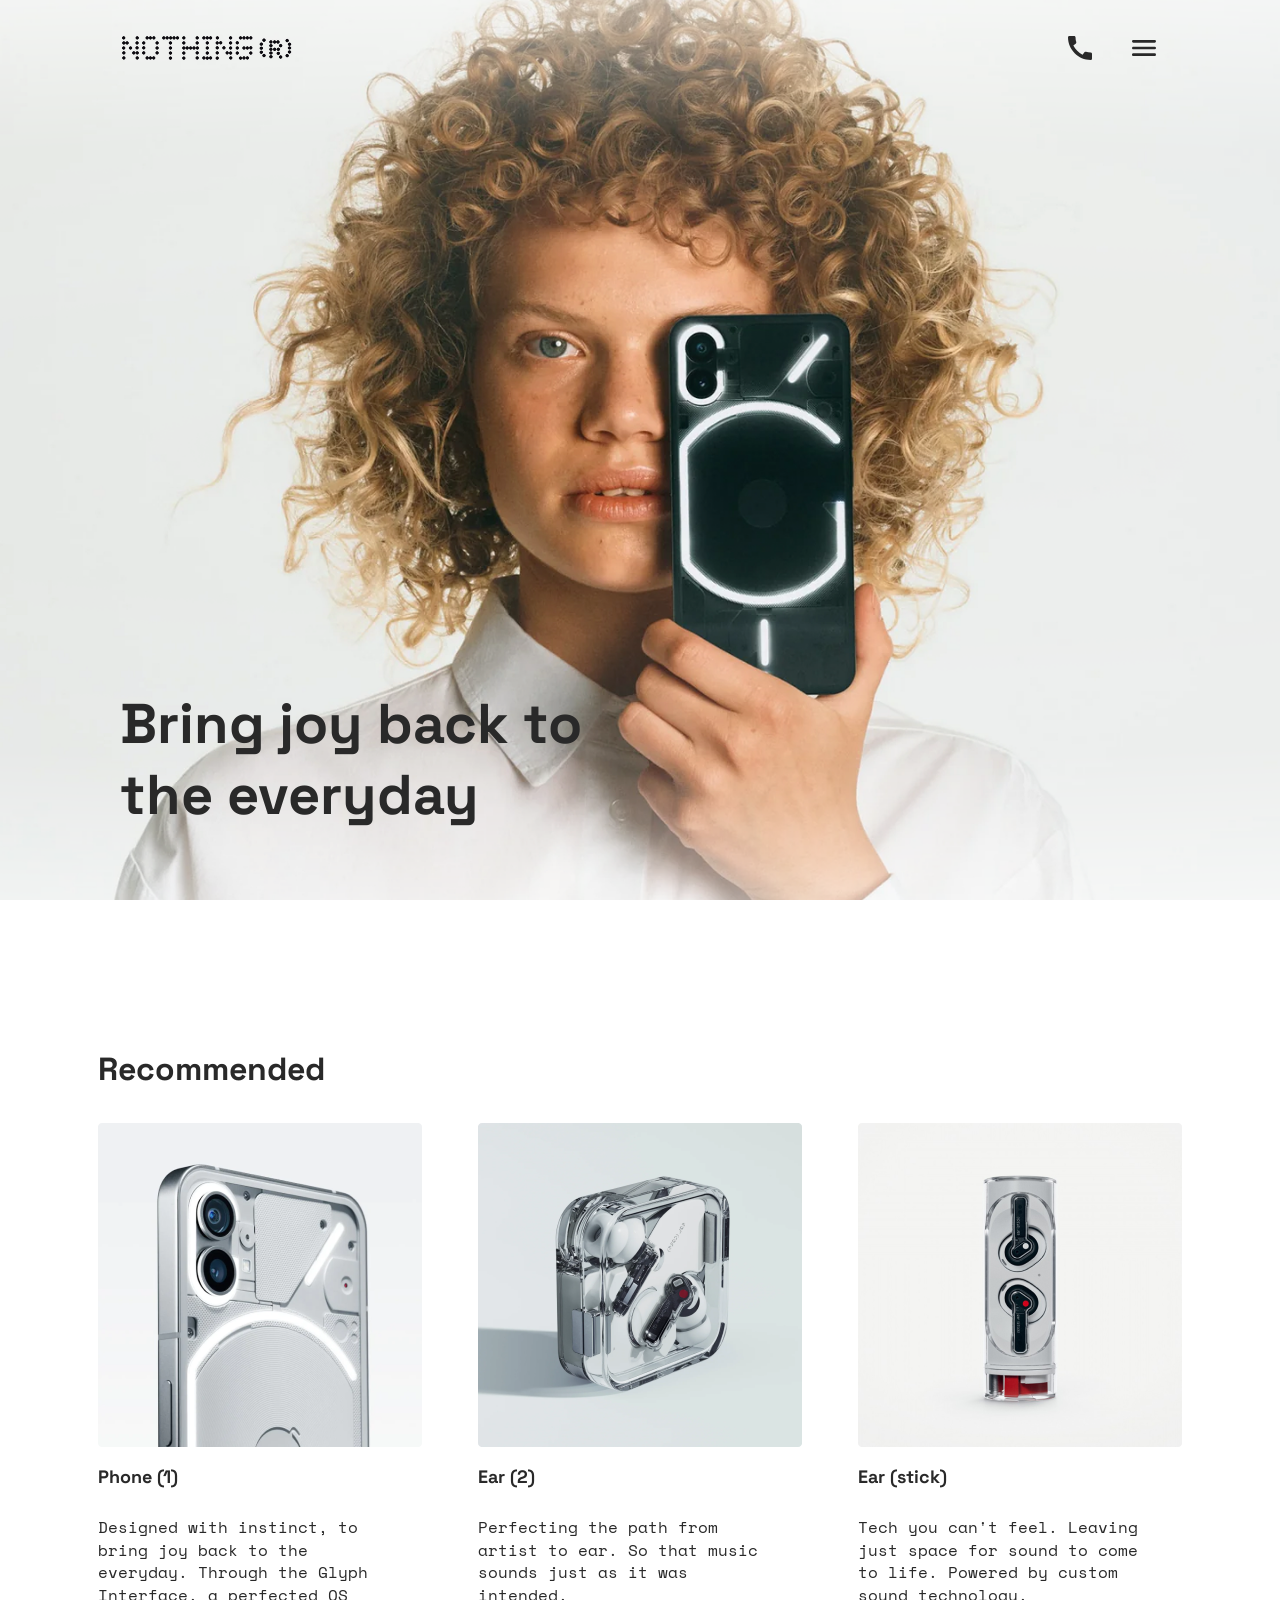
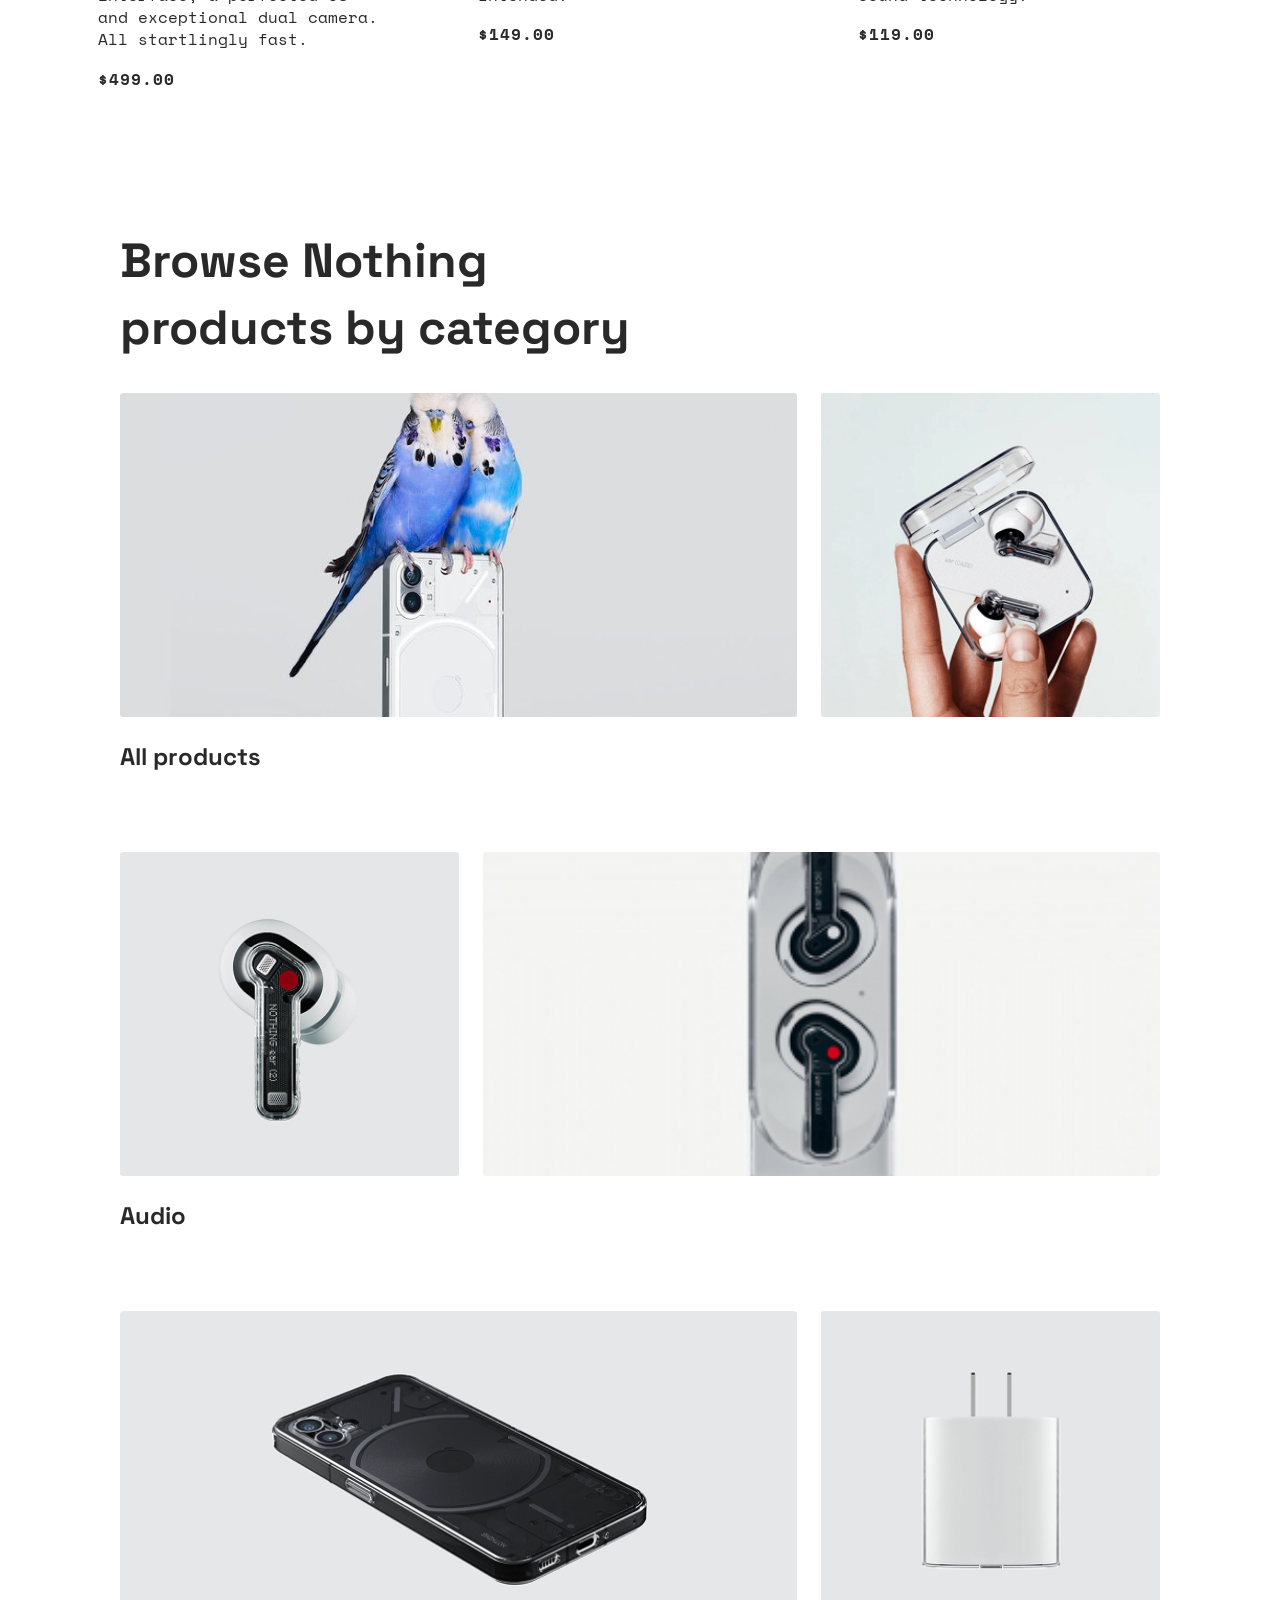
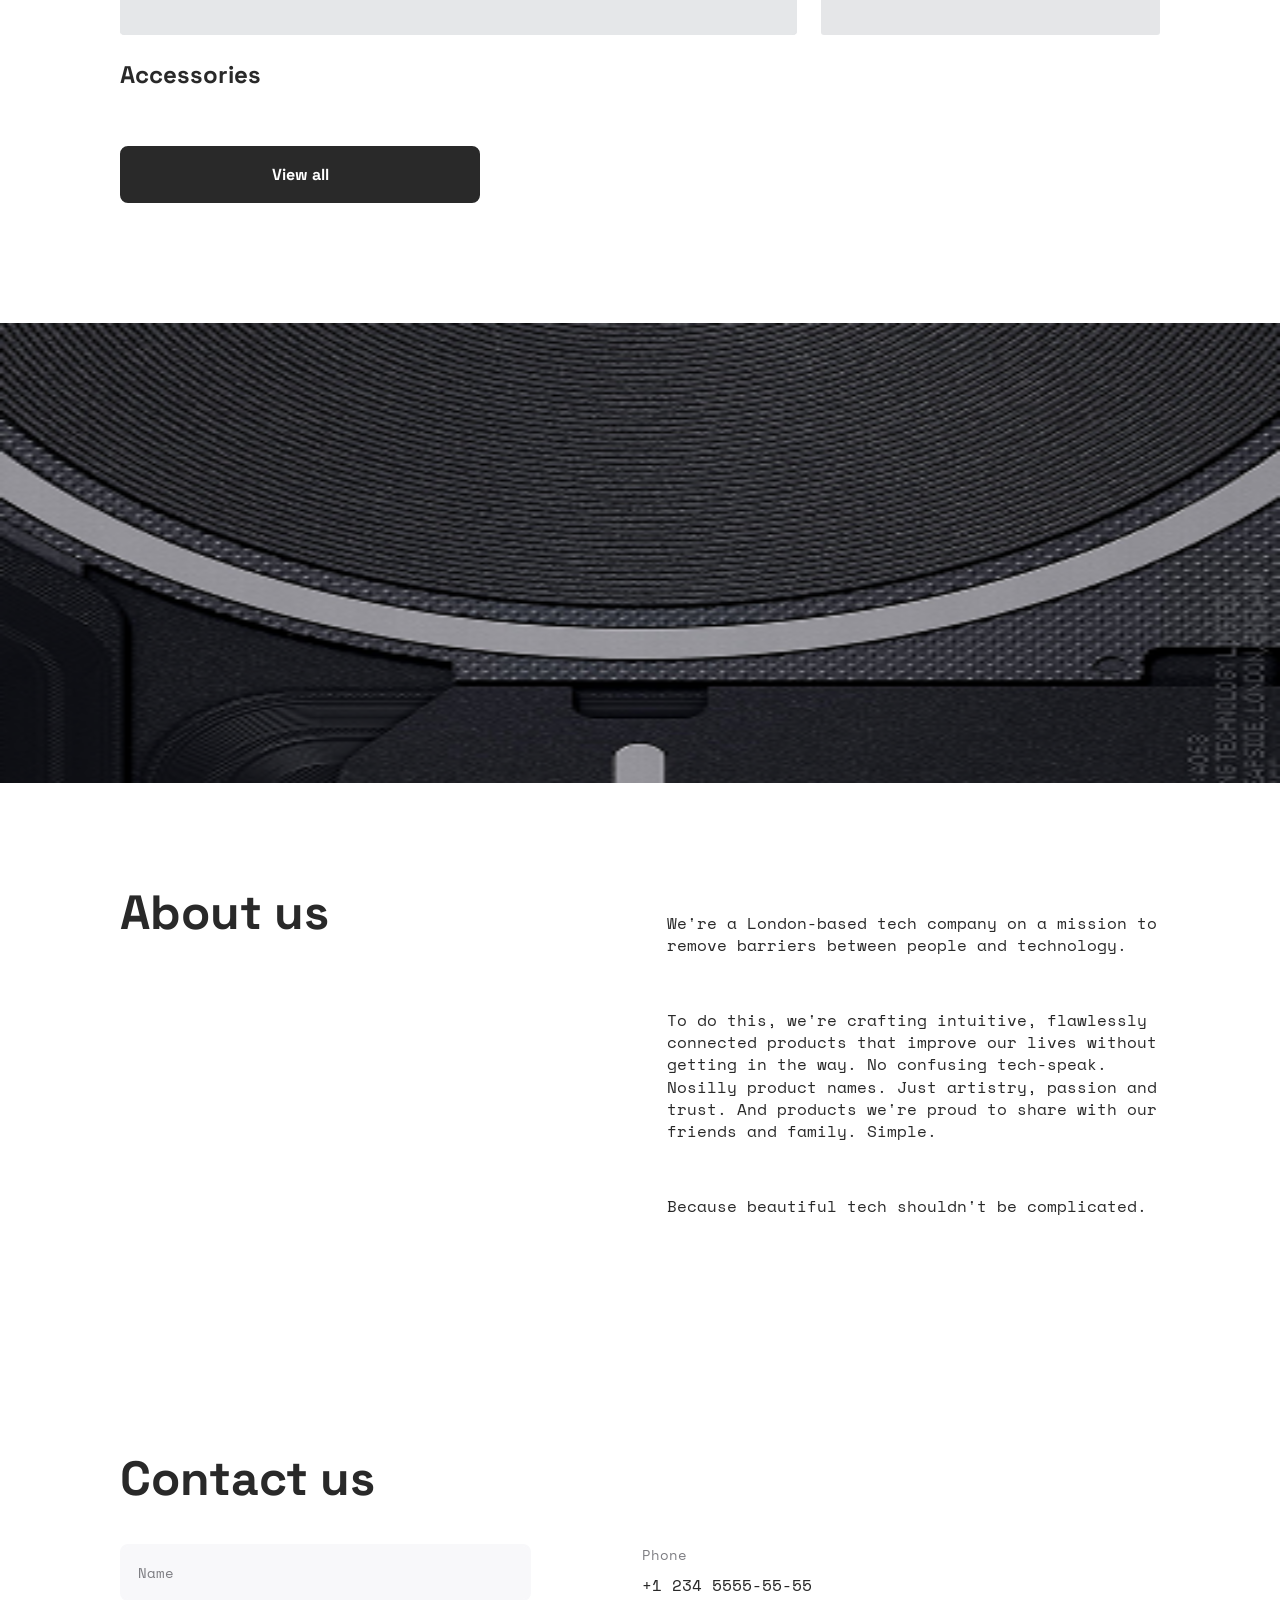
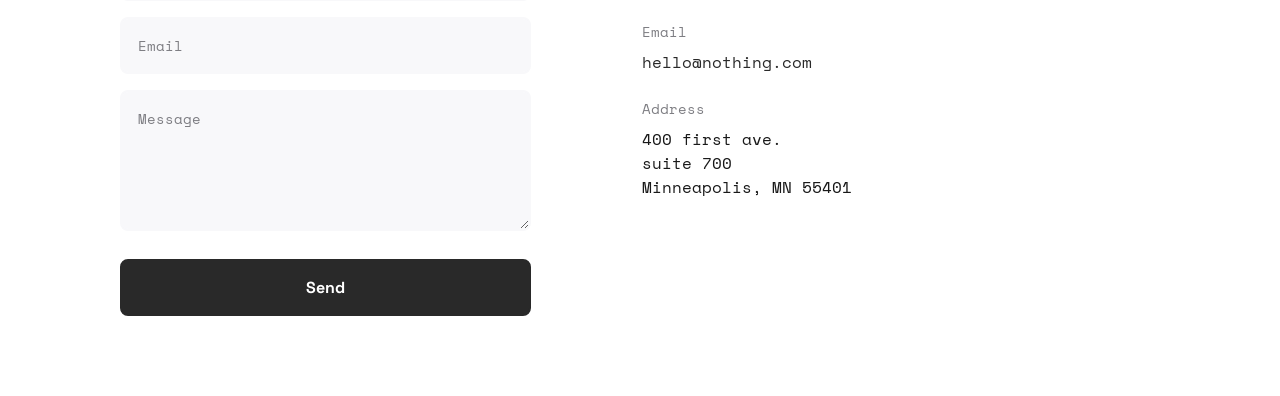
<file: index.html>
<!doctype html><html lang="en" class="page"><head><meta charset="utf-8"><meta name="viewport" content="width=device-width, initial-scale=1.0"><title>Nothing</title><link rel="icon" href="favicon.93eb9759.svg"><link rel="preconnect" href="https://fonts.googleapis.com"><link rel="preconnect" href="https://fonts.gstatic.com" crossorigin><link href="https://fonts.googleapis.com/css2?family=Space+Grotesk:wght@300..700&family=Space+Mono:ital,wght@0,400;0,700;1,400;1,700&display=swap" rel="stylesheet"><link rel="stylesheet" href="index.cad722ae.css"><script type="module" src="index.dffb134f.js" defer></script><script src="index.c192a3b6.js" defer nomodule></script></head><body class="page__body"> <header class="header"> <div class="header__top"> <a href="#" class="header__link"><img src="Logo.3c401010.png" alt="Nothing logo" class="header__logo"></a> <div class="header__icons"> <a href="tel:+123455555555" class="header__phone"> <span class="header__phone-number">+1 234 5555-55-55</span> <span class="icon icon--phone"></span> </a> <a href="#menu" class="icon icon--menu"></a> </div> </div> <div class="header__bottom"> <h1 class="header__title">Bring joy back to the everyday</h1> </div> </header> <aside class="menu page__menu" id="menu"> <div class="menu__content"> <div class="menu__top"> <a href="#" class="menu__link"><img src="Logo.3c401010.png" alt="Nothing logo" class="menu__logo"></a> <a href="#" class="icon icon--close"></a> </div> <nav class="menu__nav nav"> <ul class="nav__list"> <li class="nav__item"><a class="nav__link" href="#products">Products</a></li> <li class="nav__item"><a class="nav__link" href="#store">Store</a></li> <li class="nav__item"><a class="nav__link" href="#login">Login</a></li> <li class="nav__item"><a class="nav__link" href="#cart">Cart(0)</a></li> </ul> </nav> <a href="tel:+123455555555" class="menu__phone-number">+1 234 5555-55-55</a> <a href="tel:+123455555555" class="menu__call-to-order">call to order</a> </div> </aside> <main class="main"> <section class="recommended" id="products"> <h2 class="recommended__title">Recommended</h2> <div class="recommended__list"> <article class="product-card"> <div class="product-card__image-wrapper product-card__image-wrapper--white-phone"> <a href="#" alt="Phone (1)" class="product-card__image"> </a> </div> <h3 class="product-card__title">Phone (1)</h3> <p class="product-card__description"> Designed with instinct, to bring joy back to the everyday. Through the Glyph Interface, a perfected OS and exceptional dual camera. All startlingly fast. </p> <span class="product-card__price">$499.00</span> </article> <article class="product-card"> <div class="product-card__image-wrapper product-card__image-wrapper--case"> <a href="#" alt="Ear (2)" class="product-card__image"> </a> </div> <h3 class="product-card__title">Ear (2)</h3> <p class="product-card__description"> Perfecting the path from artist to ear. So that music sounds just as it was intended. </p> <span class="product-card__price">$149.00</span> </article> <article class="product-card"> <div class="product-card__image-wrapper product-card__image-wrapper--vertical-case"> <a href="#" alt="Ear (stick)" class="product-card__image"> </a> </div> <h3 class="product-card__title">Ear (stick)</h3> <p class="product-card__description"> Tech you can't feel. Leaving just space for sound to come to life. Powered by custom sound technology. </p> <span class="product-card__price">$119.00</span> </article> </div> </section> <section class="category" id="store"> <h2 class="category__title">Browse Nothing products by category</h2> <div class="category__list"> <div class="category-card"> <div class="category-card__images"> <div class="category-card__image-wrap category-card__image-wrap--birds"><a alt="All products 1" class="category-card__image"></a></div> <div class="category-card__image-wrap category-card__image-wrap--case"><a alt="All products 2" class="category-card__image"></a></div> </div> <h3 class="category-card__title">All products</h3> </div> <div class="category-card"> <div class="category-card__images"> <div class="category-card__image-wrap category-card__image-wrap--earpod"><a alt="Audio 1" class="category-card__image"></a></div> <div class="category-card__image-wrap category-card__image-wrap--case-vertical"><a alt="Audio 2" class="category-card__image"></a></div> </div> <h3 class="category-card__title">Audio</h3> </div> <div class="category-card"> <div class="category-card__images"> <div class="category-card__image-wrap category-card__image-wrap--black-phone"><a alt="Accessories 1" class="category-card__image"></a></div> <div class="category-card__image-wrap category-card__image-wrap--charge"><a alt="Accessories 2" class="category-card__image"></a></div> </div> <h3 class="category-card__title">Accessories</h3> </div> </div> <a href="#" class="button category__button">View all</a> </section> <div class="about-us__banner"> <img src="banner.ff20084d.png" alt="About us banner" class="about-us__image"> </div> <section class="about-us"> <h2 class="about-us__title">About us</h2> <div class="about-us__content"> <p class="about-us__text"> We're a London-based tech company on a mission to remove barriers between people and technology.</p><p class="about-us__text"> To do this, we're crafting intuitive, flawlessly connected products that improve our lives without getting in the way. No confusing tech-speak. Nosilly product names. Just artistry, passion and trust. And products we're proud to share with our friends and family. Simple.</p> <p class="about-us__text">Because beautiful tech shouldn't be complicated.</p> <p></p> </div> </section> <footer class="contact-us"> <h2 class="contact-us__title">Contact us</h2> <div class="contact-us__container"> <form class="contact-us__form form" action="#" method="post" onsubmit="this.reset(); return false;"> <div class="form__field"> <input type="text" class="form__input" name="name" placeholder="Name" required> </div> <div class="form__field"> <input type="email" class="form__input" name="email" autocomplete="email" placeholder="Email" required> </div> <div class="form__field"> <textarea class="form__input form__input--textarea" name="message" placeholder="Message" rows="5" required></textarea> </div> <button type="submit" class="button form__button">Send</button> </form> <div class="contact-info contact-us__info"> <div class="contact-info__item"> <span class="contact-info__label">Phone</span> <a href="tel:+123455555555" class="contact-info__value">+1 234 5555-55-55</a> </div> <div class="contact-info__item"> <span class="contact-info__label">Email</span> <a href="mailto:hello@nothing.com" class="contact-info__value">hello@nothing.com</a> </div> <div class="contact-info__item"> <span class="contact-info__label">Address</span> <address class="contact-info__value contact-info__value--address"> <a href="https://maps.app.goo.gl/bveQAWzBYYWHpnDx8" target="_blank"> 400 first ave.<br> suite 700<br> Minneapolis, MN 55401 </a> </address> </div> </div> </div> </footer> </main> </body></html>
</file>
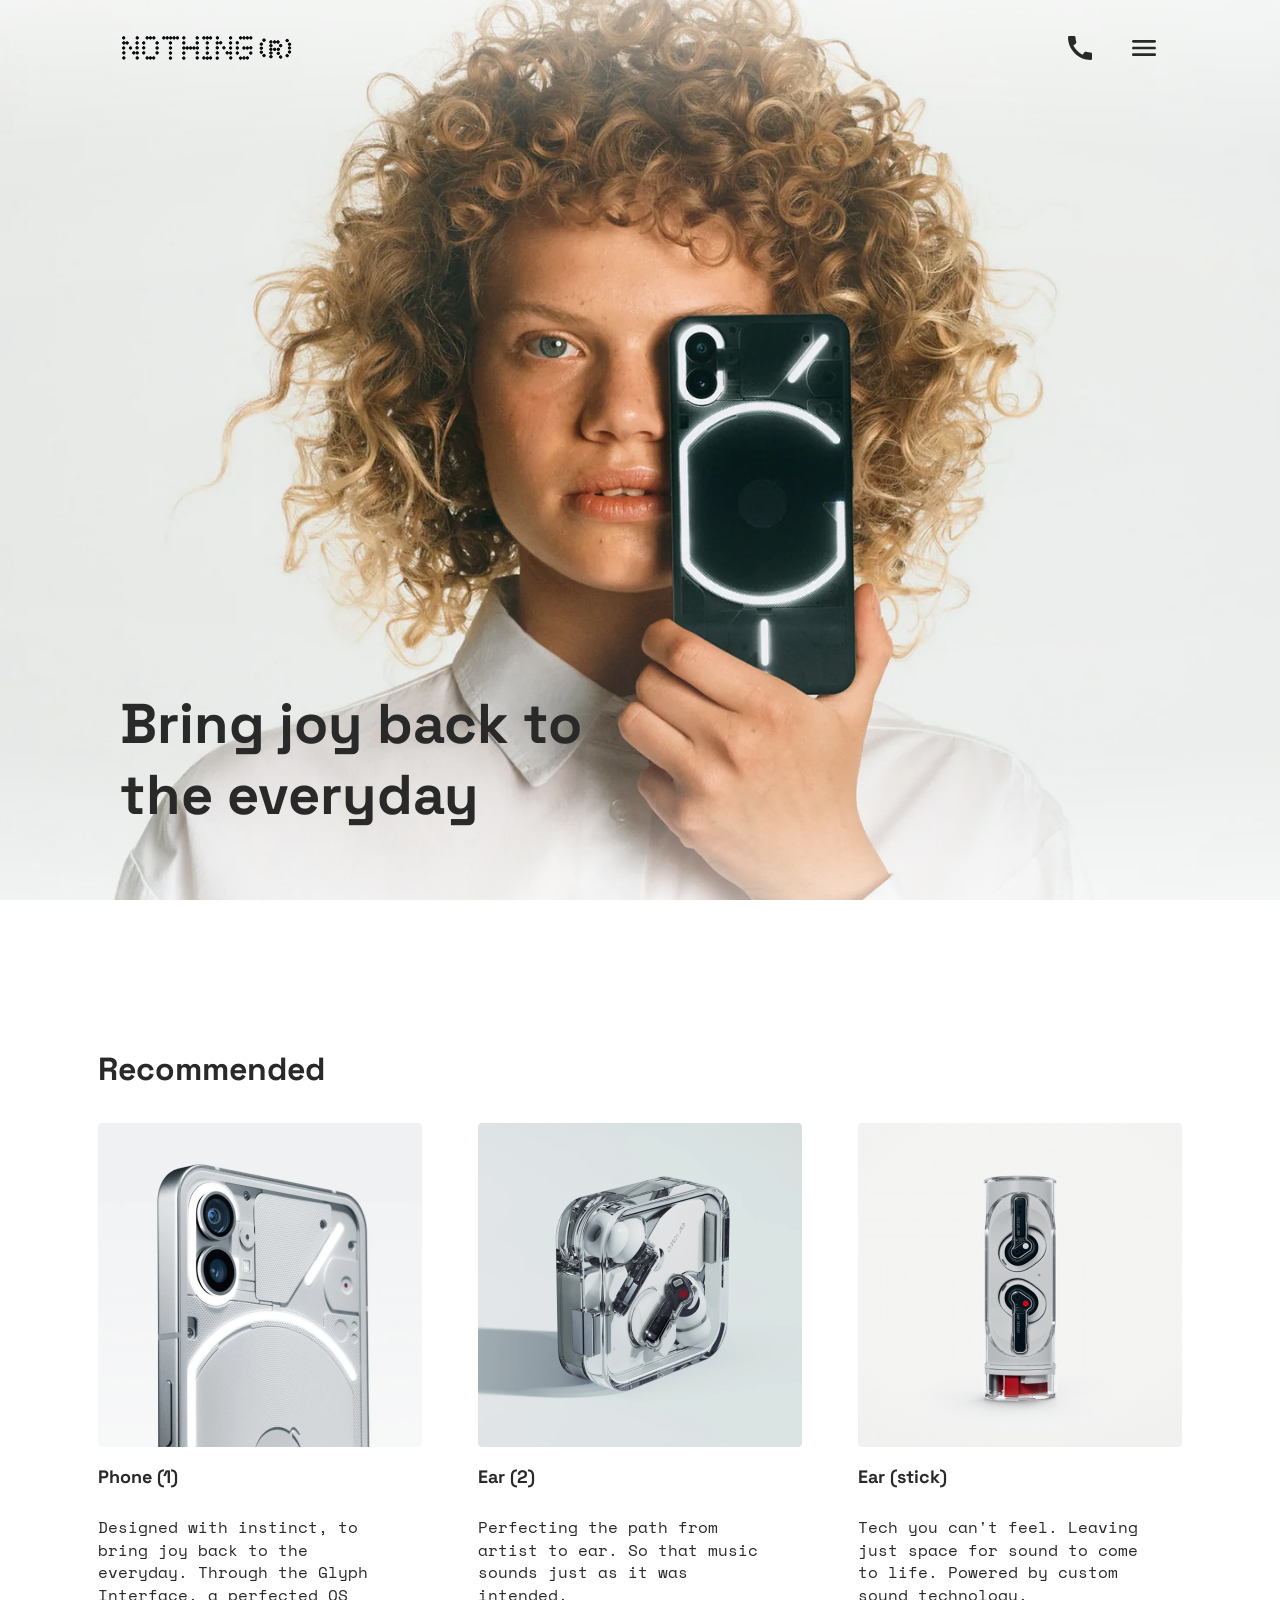
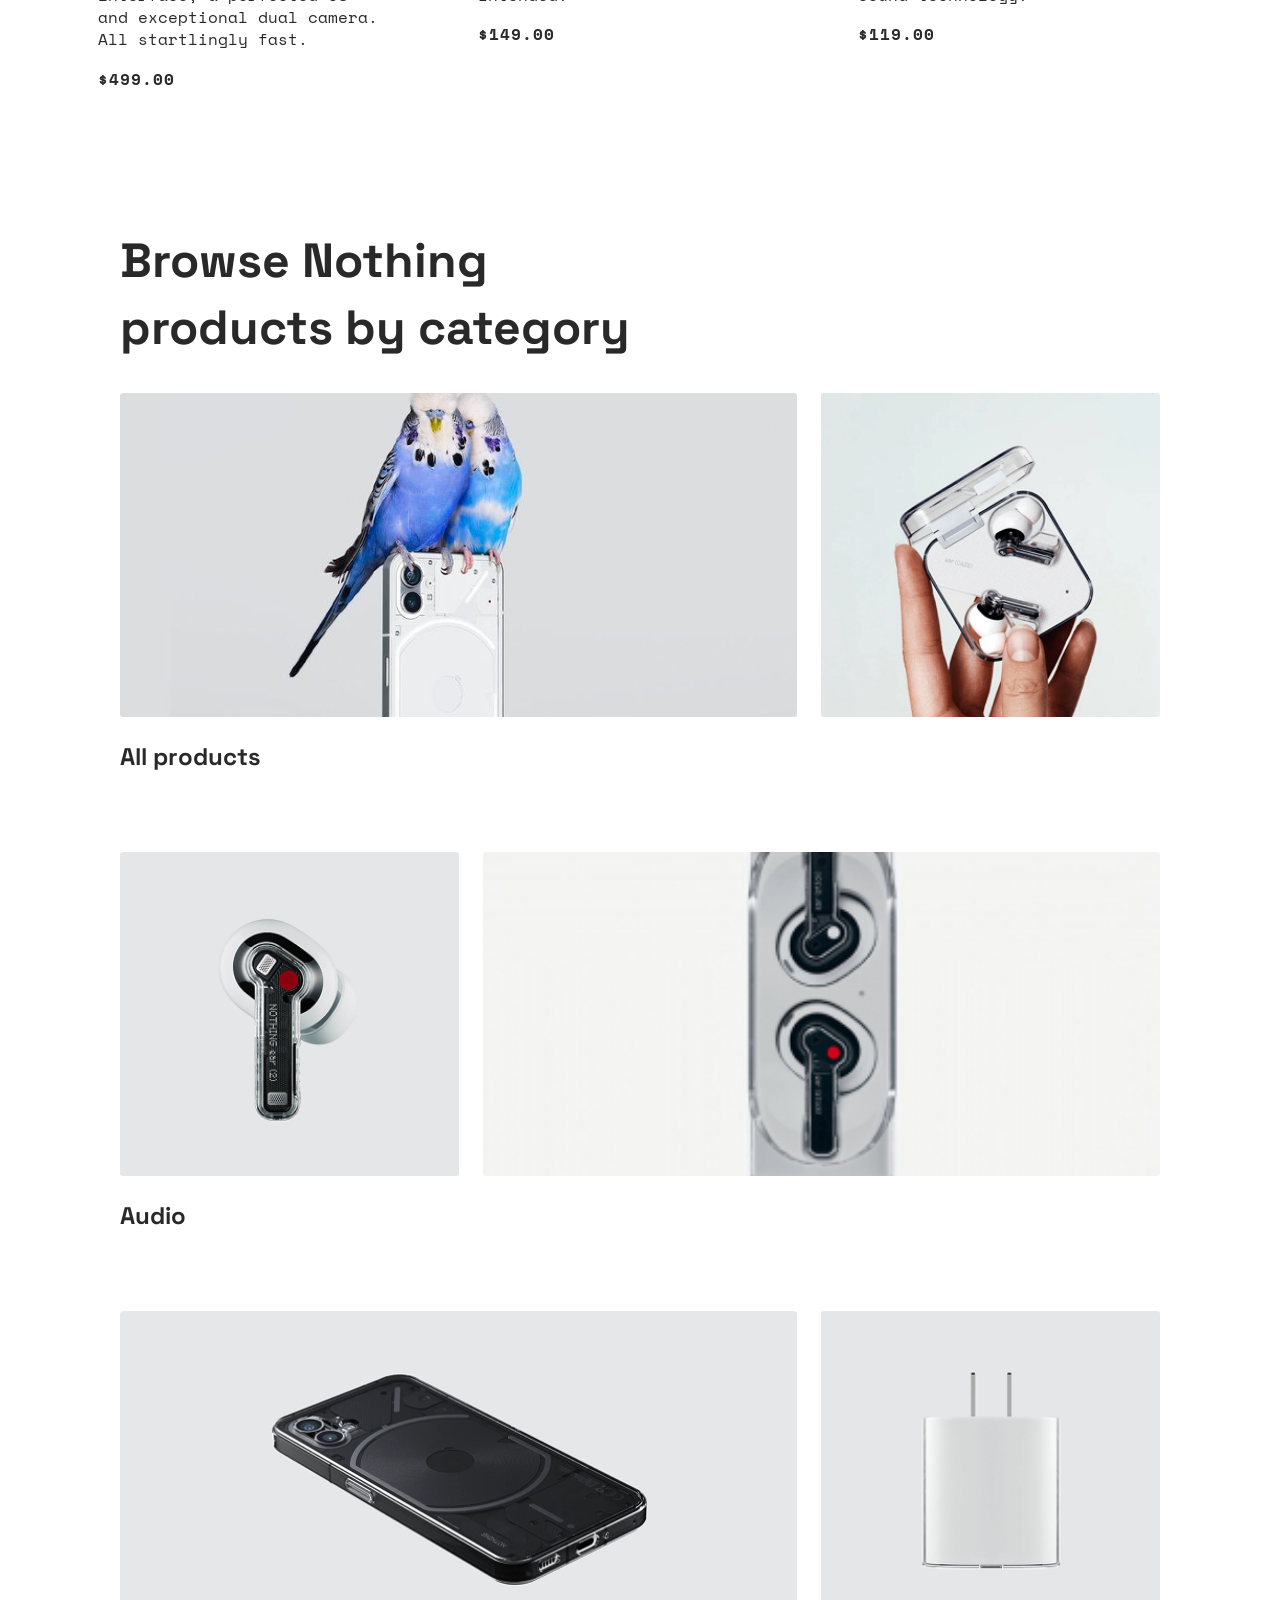
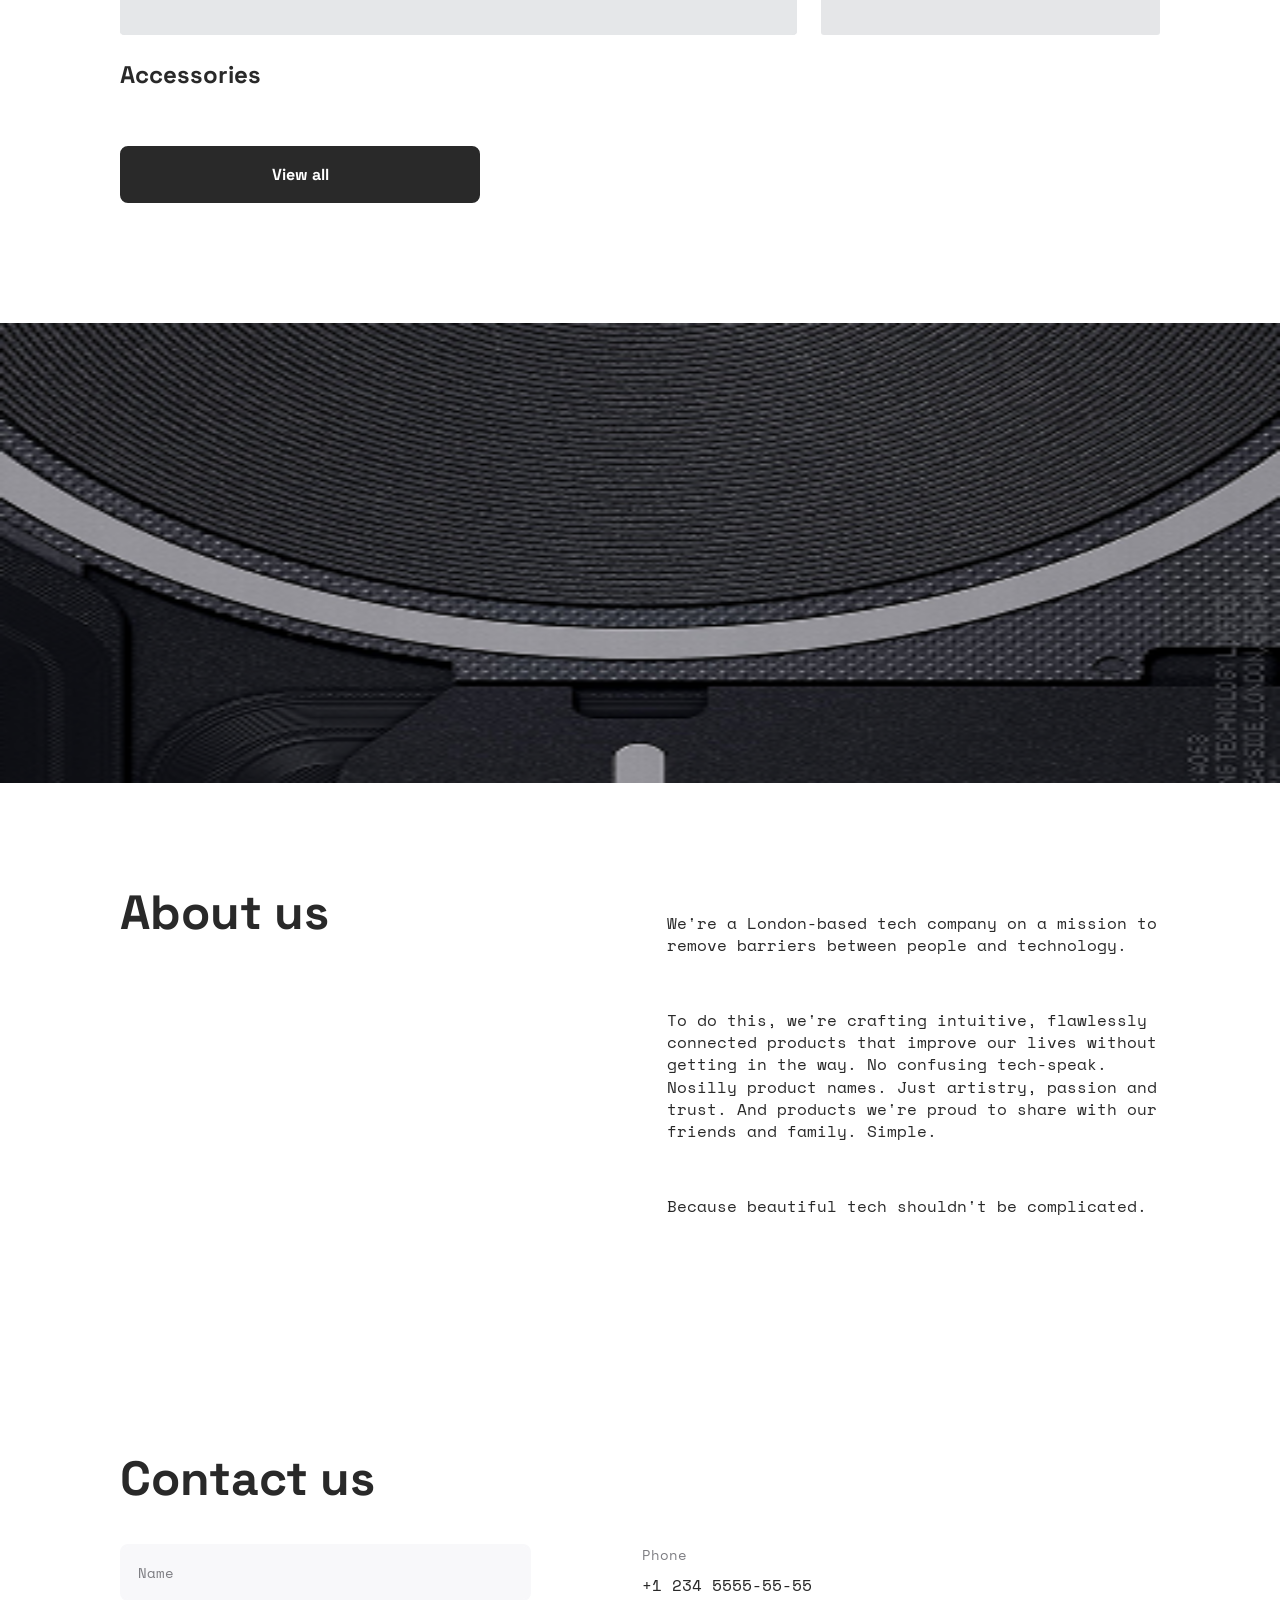
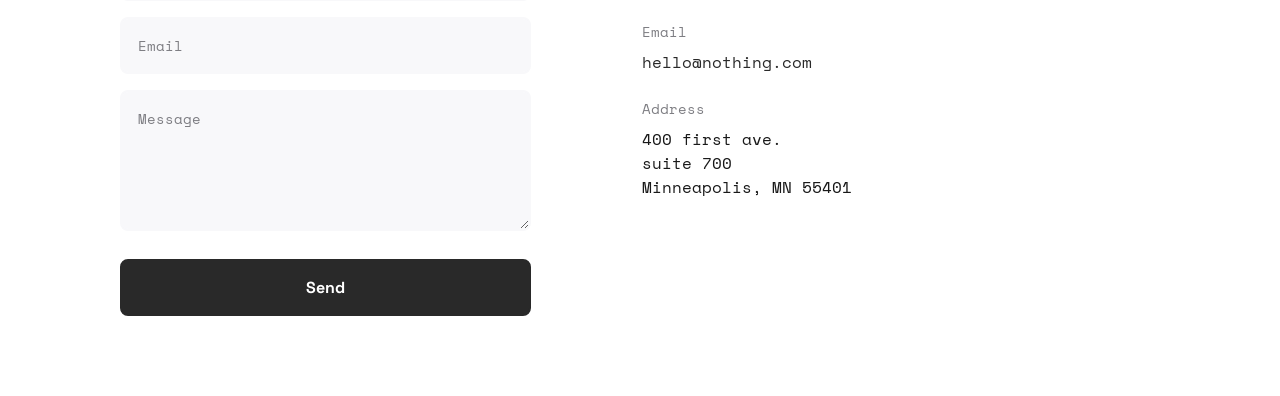
<file: src/index.html>
<!doctype html>
<html lang="en" class="page">
  <head>
    <meta charset="UTF-8" />
    <meta
      name="viewport"
      content="width=device-width, initial-scale=1.0"
    />
    <title>Nothing</title>
     <link rel="icon" href="./images/favicon.svg">
    <link rel="preconnect" href="https://fonts.googleapis.com">
    <link rel="preconnect" href="https://fonts.gstatic.com" crossorigin>
    <link href="https://fonts.googleapis.com/css2?family=Space+Grotesk:wght@300..700&family=Space+Mono:ital,wght@0,400;0,700;1,400;1,700&display=swap" rel="stylesheet">
    <link
      rel="stylesheet"
      href="./css/style.css"
    />
    <script type="module"
      src="./scripts/main.js"
      defer
    ></script>
  </head>
  <body class="page__body">
    <header class="header">
      <div class="header__top">
        <a href="#" class="header__link"><img src="./images/Logo.png" alt="Nothing logo" class="header__logo"></a>

        
        <div class="header__icons">
          <a href="tel:+123455555555" class="header__phone">
    <span class="header__phone-number">+1 234 5555-55-55</span>
    <span class="icon icon--phone"></span>
  </a>
          <a href="#menu" class="icon icon--menu"></a>
        </div>
      </div>

      <div class="header__bottom">
        <h1 class="header__title">Bring joy back to the everyday</h1>
      </div>
    </header>

    <aside class="page__menu menu" id="menu">
      <div class="menu__content">
      <div class="menu__top">
        <a href="#" class="menu__link"><img src="./images/Logo.png" alt="Nothing logo" class="menu__logo"></a>
          <a href="#" class="icon icon--close"></a>
      </div>

      <nav class="nav menu__nav">
        <ul class="nav__list">
          <li class="nav__item"><a class="nav__link" href="#products">Products</a></li>
          <li class="nav__item"><a class="nav__link" href="#store">Store</a></li>
          <li class="nav__item"><a class="nav__link" href="#login">Login</a></li>
          <li class="nav__item"><a class="nav__link" href="#cart">Cart(0)</a></li>
        </ul>
      </nav>

      <a href="tel:+123455555555" class="menu__phone-number">+1 234 5555-55-55</a>
      <a href="tel:+123455555555" class="menu__call-to-order">call to order</a>
      </div>
    </aside>


    <main class="main">
      <section class="recommended" id="products">
    <h2 class="recommended__title">Recommended</h2>

    <div class="recommended__list">
      <article class="product-card">
        <div class="product-card__image-wrapper product-card__image-wrapper--white-phone">
          <a href="#" 
            alt="Phone (1)" 
            class="product-card__image">
          </a>
          </div>
        <h3 class="product-card__title">Phone (1)</h3>
        <p class="product-card__description">
          Designed with instinct, to bring joy back to the everyday. Through the Glyph Interface, a perfected OS and exceptional dual camera. All startlingly fast.
        </p>
        <span class="product-card__price">$499.00</span>
      </article>

      <article class="product-card">
        <div class="product-card__image-wrapper product-card__image-wrapper--case">
          <a href="#" 
            alt="Ear (2)" 
            class="product-card__image">
          </a>
        </div>
        <h3 class="product-card__title">Ear (2)</h3>
        <p class="product-card__description">
          Perfecting the path from artist to ear. So that music sounds just as it was intended.
        </p>
        <span class="product-card__price">$149.00</span>
      </article>

      <article class="product-card">
        <div class="product-card__image-wrapper product-card__image-wrapper--vertical-case">
          <a href="#" 
            alt="Ear (stick)" 
            class="product-card__image">
          </a>
        </div>
        <h3 class="product-card__title">Ear (stick)</h3>
        <p class="product-card__description">
          Tech you can't feel. Leaving just space for sound to come to life. Powered by custom sound technology.
        </p>
        <span class="product-card__price">$119.00</span>
      </article>
    </div>
  </section>

  <section class="category" id="store">
    <h2 class="category__title">Browse Nothing products by category</h2>

    <div class="category__list">
      <div class="category-card">
        <div class="category-card__images">
          <div class="category-card__image-wrap category-card__image-wrap--birds"><a alt="All products 1" class="category-card__image"></a></div>
          <div class="category-card__image-wrap category-card__image-wrap--case"><a alt="All products 2" class="category-card__image"></a></div>
        </div>
        <h3 class="category-card__title">All products</h3>
      </div>

      <div class="category-card">
        <div class="category-card__images">
          <div class="category-card__image-wrap category-card__image-wrap--earpod"><a alt="Audio 1" class="category-card__image"></a></div>
          <div class="category-card__image-wrap category-card__image-wrap--case-vertical"><a alt="Audio 2" class="category-card__image"></a></div>
        </div>
        <h3 class="category-card__title">Audio</h3>
      </div>

      <div class="category-card">
        <div class="category-card__images">
          <div class="category-card__image-wrap category-card__image-wrap--black-phone"><a alt="Accessories 1" class="category-card__image"></a></div>
          <div class="category-card__image-wrap category-card__image-wrap--charge"><a alt="Accessories 2" class="category-card__image"></a></div>
        </div>
        <h3 class="category-card__title">Accessories</h3>
      </div>
    </div>

    <a href="#" class="button category__button">View all</a>
  </section>

  <div class="about-us__banner">
      <img src="./images/banner.png" alt="About us banner" class="about-us__image">
    </div>

  <section class="about-us">

    <h2 class="about-us__title">About us</h2>

    <div class="about-us__content">
      <p class="about-us__text">
        We're a London-based tech company on a mission to remove barriers between people and technology.</p><p class="about-us__text">
        To do this, we're crafting intuitive, flawlessly connected products that improve our lives without getting in the way. No confusing tech-speak. Nosilly product names. Just artistry, passion and trust. And products we're proud to share with our friends and family. Simple.</p> 
       <p class="about-us__text">Because beautiful tech shouldn't be complicated.</p>
      </p>
    </div>
  </section>

  <footer class="contact-us">
    <h2 class="contact-us__title">Contact us</h2>

    <div class="contact-us__container">
    <form class="contact-us__form form" action="#" method="POST" onsubmit="this.reset(); return false;">
      <div class="form__field">
        <input type="text" class="form__input" name="name" placeholder="Name" required>
      </div>
      <div class="form__field">
        <input type="email" class="form__input" name="email" autocomplete="email" placeholder="Email" required>
      </div>
      <div class="form__field">
        <textarea class="form__input form__input--textarea" name="message" placeholder="Message" rows="5" required></textarea>
      </div>
      <button type="submit" class="button form__button">Send</button>
    </form>

    <div class="contact-us__info contact-info">
      <div class="contact-info__item">
        <span class="contact-info__label">Phone</span>
        <a href="tel:+123455555555" class="contact-info__value">+1 234 5555-55-55</a>
      </div>

      <div class="contact-info__item">
        <span class="contact-info__label">Email</span>
        <a href="mailto:hello@nothing.com" class="contact-info__value">hello@nothing.com</a>
      </div>

      <div class="contact-info__item">
        <span class="contact-info__label">Address</span>
        <address class="contact-info__value contact-info__value--address">
          <a href="https://maps.app.goo.gl/bveQAWzBYYWHpnDx8" target="_blank">
          400 first ave.<br>
          suite 700<br>
          Minneapolis, MN 55401
          </a>
        </address>
      </div>
    </div>
    </div>
  </footer>
    </main>



  </body>
</html>
</file>
<file: index.cad722ae.css>
.header{box-sizing:border-box;background-image:url(header-bg.d23793c9.png);background-position:50%;background-size:cover;-ms-flex-direction:column;flex-direction:column;-ms-flex-pack:justify;justify-content:space-between;height:100vh;padding:24px 20px;display:-ms-flexbox;display:flex}.page__menu{opacity:0;pointer-events:none;-moz-transition:-moz-transform .3s ease-in-out,opacity .3s ease-in-out;-webkit-transition:-webkit-transform .3s ease-in-out,opacity .3s ease-in-out;transition:transform .3s ease-in-out,opacity .3s ease-in-out;position:fixed;top:0;left:0;right:0;transform:translate(100%)}.page__menu:target{opacity:1;pointer-events:all;overflow:hidden;transform:translate(0)}.header__top{-ms-flex-pack:justify;justify-content:space-between;-ms-flex-align:center;align-items:center;display:-ms-flexbox;display:flex}.header__link{-ms-flex-align:center;align-items:center;display:-ms-flexbox;display:flex}.header__logo{width:125px;height:16px}.header__icons{gap:24px;display:-ms-flexbox;display:flex}.header__phone{-ms-flex-align:center;align-items:center;gap:12px;text-decoration:none;display:-ms-flexbox;display:flex}.header__phone-number{display:none}.header__title{font-family:Space Grotesk,sans-serif;font-weight:700;font-style:bold;letter-spacing:0;color:#292929;width:280px;font-size:36px}.menu{box-sizing:border-box;font-family:Space Grotesk,sans-serif;font-weight:700;font-style:bold;background-color:#e5e6e8;height:100vh;padding:24px 20px}.menu__top{-ms-flex-pack:justify;justify-content:space-between;-ms-flex-align:center;align-items:center;display:-ms-flexbox;display:flex}.menu__link{-ms-flex-align:center;align-items:center;display:-ms-flexbox;display:flex}.menu__logo{width:125px;height:16px}.nav__list{-ms-flex-direction:column;flex-direction:column;gap:32px;margin:0;padding:0;font-size:22px;line-height:22px;text-decoration:none;list-style:none;display:-ms-flexbox;display:flex}.nav__link{color:#292929;letter-spacing:2px;text-decoration:none}.menu__phone-number{color:#292929;letter-spacing:2px;margin-bottom:16px;font-size:16px;line-height:140%;text-decoration:none;display:block}.menu__call-to-order{color:#292929;letter-spacing:2px;text-transform:uppercase;border-bottom:1px solid #292929;width:fit-content;padding-bottom:5px;font-size:16px;line-height:140%;text-decoration:none;display:block}.menu__nav{margin-top:60px;margin-bottom:48px}.icon{width:24px;height:24px;display:block}.icon--phone{background-image:url(Phone-number.cced64ea.svg);background-size:cover}.icon--menu{background-image:url(Icon-Burger-menu.222493bc.svg);background-size:cover}.icon--close{background-image:url(Icon-Close.31bb77d6.svg);background-size:cover}.recommended{padding:64px 20px 48px}.recommended__title{color:#292929;margin-bottom:32px;font-family:Space Grotesk,sans-serif;font-size:32px;font-weight:700;line-height:140%}.recommended__list{-ms-flex-direction:column;flex-direction:column;gap:40px;display:-ms-flexbox;display:flex}.product-card__image-wrapper--white-phone{background-image:url(WhitePhone.9718313e.png)}.product-card__image-wrapper--case{background-image:url(CaseDegree.f46f339f.png)}.product-card__image-wrapper--vertical-case{background-image:url(CaseVertical.59f27807.png)}.product-card{-ms-flex-direction:column;flex-direction:column;width:100%;display:-ms-flexbox;display:flex}.product-card__image-wrapper{aspect-ratio:1;-moz-transition:-moz-transform .3s;-webkit-transition:-webkit-transform .3s;background-position:50%;background-size:cover;width:100%;transition:transform .3s}@supports not (aspect-ratio:1 / 1){.product-card__image-wrapper{height:0;padding-bottom:100%}@media (min-width:1260px){.product-card__image-wrapper{height:324px;padding-bottom:0}}}.product-card__image{-webkit-object-fit:contain;-o-object-fit:contain;object-fit:contain;border-radius:4px;width:100%;margin-bottom:24px}.product-card__title{color:#292929;margin-bottom:12px;font-family:Space Grotesk,sans-serif;font-size:18px;font-weight:700}.product-card__description{color:#292929;width:100%;margin-bottom:16px;font-family:Space Mono,monospace;font-size:16px;font-weight:400;line-height:140%}.product-card__price{letter-spacing:1px;color:#292929;font-family:Space Mono,monospace;font-size:16px;font-weight:700}.category{width:90%;margin-left:auto;margin-right:auto;padding:48px 0}.category__title{color:#292929;margin-bottom:32px;font-family:Space Grotesk,sans-serif;font-size:32px;font-weight:700;line-height:140%}.category__list{-ms-flex-direction:column;flex-direction:column;gap:40px;margin-bottom:32px;display:-ms-flexbox;display:flex}.category__button{margin-top:16px;transition:background-color .3s,color .3s}.category__button:hover{color:#292929;background-color:#f8f8fa;border:2px solid #f0f1f4;transition-duration:.3s}.category__button:active{color:#fff;background-color:#111;border-color:#111;transition-duration:.3s}.category-card__images{grid-template-columns:1fr 1fr;gap:20px;margin-bottom:16px;display:grid}.category-card__image{box-sizing:border-box;-webkit-object-fit:cover;-o-object-fit:cover;object-fit:cover;border-radius:4px;width:100%;height:130px}.category-card__title{color:#292929;font-family:Space Grotesk,sans-serif;font-size:18px;font-weight:700}.category-card__image-wrap--birds{background-image:url(birdsOnPhoneMobile.c82175fc.png)}.category-card__image-wrap--case{background-image:url(Earpod-case.721baa20.png)}.category-card__image-wrap--earpod{background-image:url(Solo-earpod.15a42675.png)}.category-card__image-wrap--case-vertical{background-image:url(CaseVertical.59f27807.png)}.category-card__image-wrap--black-phone{background-image:url(Black-phone.6c8b3a0c.png)}.category-card__image-wrap--charge{background-image:url(ChargeBlock.f4182f8a.png)}.category-card__image-wrap{-moz-transition:-moz-transform .3s;-webkit-transition:-webkit-transform .3s;background-position:50%;background-size:cover;border-radius:3px;width:100%;height:130px;transition:transform .3s}.about-us{box-sizing:border-box;width:100%;max-width:1330px;margin-left:auto;margin-right:auto;padding:0 20px 104px}.about-us__banner{width:100%;height:460px;margin-top:96px;margin-bottom:48px;overflow:hidden}.about-us__banner img{aspect-ratio:1;-ms-flex-item-align:center;align-self:center;width:100%;height:100%}.about-us__title{color:#292929;margin-bottom:32px;font-family:Space Grotesk,sans-serif;font-size:32px;font-weight:700;line-height:140%}.about-us__content{-ms-flex-direction:column;flex-direction:column;-ms-flex-pack:center;justify-content:center;gap:20px;display:-ms-flexbox;display:flex}.about-us__text{color:#292929;font-family:Space Mono,monospace;font-size:16px;line-height:140%}.contact-us{box-sizing:border-box;width:100%;max-width:1330px;margin-left:auto;margin-right:auto;padding:0 20px}.contact-us__title{color:#292929;margin-bottom:32px;font-family:Space Grotesk,sans-serif;font-size:32px;font-weight:700;line-height:140%}.contact-us__form{margin-bottom:48px}.contact-us__info{padding-bottom:64px}.form{-ms-flex-direction:column;flex-direction:column;gap:16px;display:-ms-flexbox;display:flex}.form__input{box-sizing:border-box;color:#292929;background-color:#f8f8fa;border:2px solid #f8f8fa;border-radius:8px;width:100%;padding:16px;font-family:Space Mono,monospace;font-size:14px;transition:border-color .3s}.form__input::-ms-input-placeholder{color:#7e7e83}.form__input::placeholder{color:#7e7e83}.form__input:-ms-input-placeholder{color:#7e7e83}.form__input--textarea{resize:vertical;min-height:120px}.form__input:hover{border:2px solid #f0f1f4;transition-duration:.3s}.form__input:active{border:2px solid #292929;transition-duration:.3s}.form__button{box-sizing:border-box;width:100%;margin-top:8px;transition:background-color .3s,color .3s}.form__button:hover{color:#292929;background-color:#f8f8fa;border:2px solid #f0f1f4;transition-duration:.3s}.form__button:active{color:#fff;background-color:#111;border-color:#111;transition-duration:.3s}.contact-info{-ms-flex-direction:column;flex-direction:column;gap:24px;display:-ms-flexbox;display:flex}.contact-info__item{-ms-flex-direction:column;flex-direction:column;gap:8px;display:-ms-flexbox;display:flex}.contact-info__label{color:#7e7e83;font-family:Space Mono,monospace;font-size:14px}.contact-info__value{color:#292929;font-family:Space Mono,monospace;font-size:16px;font-style:normal;text-decoration:none}.contact-info__value--address{line-height:1.5}.contact-info__value>a{color:#191919;text-decoration:none}@media (min-width:744px){.header{padding:32px 72px}.header__title{width:392px;font-size:48px}.header__logo{width:172px;height:24px}.menu{font-weight:700;font-style:bold;padding:32px 72px}.menu__logo{width:172px;height:24px}.icon{width:32px;height:32px}.recommended{padding:120px 72px 48px}.recommended__list{-ms-flex-direction:row;flex-direction:row;gap:56px}.product-card__image-wrapper{aspect-ratio:1;width:100%;height:auto}.product-card__description{width:100%}.category__list{gap:56px}.category__title{width:496px}.category-card__image-wrap{width:100%;height:184px}.category-card__images{gap:24px;display:grid}.category-card:nth-child(odd) .category-card__images{grid-template-columns:2fr 1fr}.category-card:nth-child(2n) .category-card__images{grid-template-columns:1fr 2fr}.category-card__image{height:184px}.about-us{-ms-flex-direction:row;flex-direction:row;-ms-flex-pack:center;justify-content:center;align-items:baseline;gap:120px;padding:0 72px 120px;display:-ms-flexbox;display:flex}.about-us__banner{margin-top:96px;margin-bottom:56px}.about-us__content{width:288px}.about-us__title{width:287px;font-size:40px}.contact-us{padding:0 70px}.contact-us__form{margin-bottom:80px}.contact-us__info{padding-bottom:120px}.form__input{width:100%}}@media (min-width:1260px){.header{padding:32px 120px}.header__icons{gap:32px}.header__title{width:498px;font-size:56px}.header__logo{width:172px;height:24px}.menu{font-weight:700;font-style:bold;padding:32px 120px}.menu__logo{width:172px;height:24px}.icon{width:32px;height:32px}.header__phone-number{color:#292929;letter-spacing:2px;opacity:0;visibility:hidden;-moz-transition:opacity .3s,-moz-transform .3s,visibility .3s;-webkit-transition:opacity .3s,-webkit-transform .3s,visibility .3s;padding:0 8px;font-family:Space Grotesk,sans-serif;font-size:12px;font-weight:700;transition:opacity .3s,transform .3s,visibility .3s;display:block;transform:translate(10px)}.header__phone:hover .header__phone-number{opacity:1;visibility:visible;transform:translate(0)}.recommended{justify-self:center;padding:120px 0 48px}.recommended__title{max-width:1084px;margin-left:auto;margin-right:auto}.recommended__list{-ms-flex-pack:center;justify-content:center;gap:56px}.nav__link{-moz-transition:border-bottom .3s scale(1);transition:border-bottom .3s scale(1);padding-bottom:4px}.nav__link:hover{border-bottom:1px solid #292929}.product-card__image-wrapper{cursor:pointer;width:324px;height:324px}.product-card__image-wrapper:hover{transition-duration:.3s;transform:scale(1.1)}.product-card{width:324px}.product-card__description{width:280px}.category{box-sizing:border-box;width:100%;max-width:1330px;padding:48px 120px 0}.category__list{gap:56px}.category__title{width:585px;font-size:48px}.category__button{width:324px}.category-card__image-wrap{width:100%;height:324px}.category-card__image-wrap:hover{cursor:pointer;transition-duration:.3s;transform:scale(1.1)}.category-card{width:100%}.category-card__images{gap:24px;display:grid}.category-card__title{font-size:24px}.category-card:nth-child(odd) .category-card__images{grid-template-columns:2fr 1fr}.category-card:nth-child(2n) .category-card__images{grid-template-columns:1fr 2fr}.category-card__image{height:324px}.about-us{-ms-flex-direction:row;flex-direction:row;-ms-flex-pack:start;justify-content:flex-start;align-items:baseline;gap:260px;padding:0 120px 120px;display:-ms-flexbox;display:flex}.about-us__banner{height:460px;margin-top:120px;margin-bottom:56px}.about-us__content{width:288px}.about-us__text{width:498px}.about-us__title{margin-left:0;font-size:48px}.contact-us{padding:0 120px}.contact-us__title{font-size:48px}.contact-us__form{margin-bottom:80px}.contact-us__info{padding-bottom:120px}.form__button,.form__input{width:411px}.contact-us__container{gap:111px;display:-ms-flexbox;display:flex}}.page__body{margin:0}.button{color:#fff;cursor:pointer;background-color:#292929;border:2px solid #292929;border-radius:8px;-ms-flex-pack:center;justify-content:center;-ms-flex-align:center;align-items:center;padding:16px;font-family:Space Grotesk,sans-serif;font-size:16px;font-weight:700;text-decoration:none;display:-ms-flexbox;display:flex}
/*# sourceMappingURL=index.cad722ae.css.map */
</file>
<file: src/css/style.css>
.header {
  background-image: url(../images/header-bg.png);
  height: 100vh;
  background-size: cover;
  background-position: center;
  padding: 24px 20px;
  box-sizing: border-box;
  display: flex;
  flex-direction: column;
  justify-content: space-between;
}

.page__menu {
  position: fixed;
  top: 0;
  left: 0;
  right: 0;
  opacity: 0;
  pointer-events: none;
  -moz-transform: translateX(100%);
  -webkit-transform: translateX(100%);
  -ms-transform: translateX(100%);
  transform: translateX(100%);
  -moz-transition:
    -moz-transform 300ms ease-in-out,
    opacity 300ms ease-in-out;
  -webkit-transition:
    -webkit-transform 300ms ease-in-out,
    opacity 300ms ease-in-out;
  transition:
    transform 300ms ease-in-out,
    opacity 300ms ease-in-out;
}

.page__menu:target {
  -moz-transform: translateX(0);
  -webkit-transform: translateX(0);
  -ms-transform: translateX(0);
  transform: translateX(0);
  opacity: 1;
  pointer-events: all;
  overflow: hidden;
}

.header__top {
  display: flex;
  justify-content: space-between;
  align-items: center;
}

.header__link {
  display: flex;
  align-items: center;
}

.header__logo {
  width: 125px;
  height: 16px;
}

.header__icons {
  display: flex;
  gap: 24px;
}

.header__phone {
  display: flex;
  align-items: center;
  gap: 12px;
  text-decoration: none;
}

.header__phone-number {
  display: none;
}

.header__title {
  width: 280px;
  font-family: 'Space Grotesk', sans-serif;
  font-weight: 700;
  font-style: bold;
  font-size: 36px;
  letter-spacing: 0;
  color: #292929;
}

.menu {
  height: 100vh;
  padding: 24px 20px;
  box-sizing: border-box;
  background-color: #e5e6e8;
  font-family: 'Space Grotesk', sans-serif;
  font-weight: 700;
  font-style: bold;
}

.menu__top {
  display: flex;
  justify-content: space-between;
  align-items: center;
}

.menu__link {
  display: flex;
  align-items: center;
}

.menu__logo {
  width: 125px;
  height: 16px;
}

.nav__list {
  margin: 0;
  padding: 0;
  list-style: none;
  text-decoration: none;
  display: flex;
  flex-direction: column;
  gap: 32px;
  font-size: 22px;
  line-height: 22px;
}

.nav__link {
  text-decoration: none;
  color: #292929;
  letter-spacing: 2px;
}

.menu__phone-number {
  display: block;
  text-decoration: none;
  color: #292929;
  font-size: 16px;
  letter-spacing: 2px;
  line-height: 140%;
  margin-bottom: 16px;
}

.menu__call-to-order {
  display: block;
  text-decoration: none;
  color: #292929;
  font-size: 16px;
  letter-spacing: 2px;
  line-height: 140%;
  padding-bottom: 5px;
  border-bottom: 1px solid #292929;
  width: -moz-fit-content;
  width: -webkit-fit-content;
  width: fit-content;
  text-transform: uppercase;
}

.menu__nav {
  margin-bottom: 48px;
  margin-top: 60px;
}

.icon {
  display: block;
  height: 24px;
  width: 24px;
}

.icon--phone {
  background-image: url(../images/Phone-number.svg);
  background-size: cover;
}

.icon--menu {
  background-image: url(../images/Icon-Burger-menu.svg);
  background-size: cover;
}

.icon--close {
  background-image: url(../images/Icon-Close.svg);
  background-size: cover;
}

.recommended {
  padding: 64px 20px 48px;
}

.recommended__title {
  font-family: 'Space Grotesk', sans-serif;
  font-size: 32px;
  font-weight: 700;
  line-height: 140%;
  color: #292929;
  margin-bottom: 32px;
}

.recommended__list {
  display: flex;
  flex-direction: column;
  gap: 40px;
}

.product-card__image-wrapper--white-phone {
  background-image: url(../images/WhitePhone.png);
}

.product-card__image-wrapper--case {
  background-image: url(../images/CaseDegree.png);
}

.product-card__image-wrapper--vertical-case {
  background-image: url(../images/CaseVertical.png);
}

.product-card {
  display: flex;
  flex-direction: column;
  width: 100%;
}

.product-card__image-wrapper {
  width: 100%;
  aspect-ratio: 1;
  background-position: center;
  background-size: cover;
  -moz-transition: -moz-transform 300ms ease;
  -webkit-transition: -webkit-transform 300ms ease;
  transition: transform 300ms ease;
}

@supports not (aspect-ratio: 1 / 1) {
  .product-card__image-wrapper {
    height: 0;
    padding-bottom: 100%;
  }

  @media (min-width: 1260px) {
    .product-card__image-wrapper {
      height: 324px;
      padding-bottom: 0;
    }
  }
}

.product-card__image {
  width: 100%;
  -webkit-object-fit: contain;
  -o-object-fit: contain;
  object-fit: contain;
  border-radius: 4px;
  margin-bottom: 24px;
}

.product-card__title {
  font-family: 'Space Grotesk', sans-serif;
  font-size: 18px;
  font-weight: 700;
  margin-bottom: 12px;
  color: #292929;
}

.product-card__description {
  width: 100%;
  font-family: 'Space Mono', monospace;
  font-weight: 400;
  font-size: 16px;
  line-height: 140%;
  color: #292929;
  margin-bottom: 16px;
}

.product-card__price {
  font-family: 'Space Mono', monospace;
  font-size: 16px;
  font-weight: 700;
  letter-spacing: 1px;
  color: #292929;
}

.category {
  padding: 48px 0;
  width: 90%;
  margin-left: auto;
  margin-right: auto;
}

.category__title {
  font-family: 'Space Grotesk', sans-serif;
  font-size: 32px;
  font-weight: 700;
  line-height: 140%;
  color: #292929;
  margin-bottom: 32px;
}

.category__list {
  display: flex;
  flex-direction: column;
  gap: 40px;
  margin-bottom: 32px;
}

.category__button {
  margin-top: 16px;
  -moz-transition:
    background-color 0.3s ease,
    color 0.3s ease;
  -webkit-transition:
    background-color 0.3s ease,
    color 0.3s ease;
  transition:
    background-color 0.3s ease,
    color 0.3s ease;
}

.category__button:hover {
  background-color: #f8f8fa;
  color: #292929;
  border: 2px solid #f0f1f4;
  -moz-transition-duration: 300ms;
  transition-duration: 300ms;
}

.category__button:active {
  background-color: #111;
  color: #fff;
  border-color: #111;
  -moz-transition-duration: 300ms;
  transition-duration: 300ms;
}

.category-card__images {
  display: grid;
  grid-template-columns: 1fr 1fr;
  gap: 20px;
  margin-bottom: 16px;
}

.category-card__image {
  box-sizing: border-box;
  width: 100%;
  height: 130px;
  border-radius: 4px;
  -webkit-object-fit: cover;
  -o-object-fit: cover;
  object-fit: cover;
}

.category-card__title {
  font-family: 'Space Grotesk', sans-serif;
  font-size: 18px;
  font-weight: 700;
  color: #292929;
}

.category-card__image-wrap--birds {
  background-image: url(../images/birdsOnPhoneMobile.png);
}

.category-card__image-wrap--case {
  background-image: url(../images/Earpod-case.png);
}

.category-card__image-wrap--earpod {
  background-image: url(../images/Solo-earpod.png);
}

.category-card__image-wrap--case-vertical {
  background-image: url(../images/CaseVertical.png);
}

.category-card__image-wrap--black-phone {
  background-image: url(../images/Black-phone.png);
}

.category-card__image-wrap--charge {
  background-image: url(../images/ChargeBlock.png);
}

.category-card__image-wrap {
  width: 100%;
  height: 130px;
  background-position: center;
  background-size: cover;
  -moz-transition: -moz-transform 300ms ease;
  -webkit-transition: -webkit-transform 300ms ease;
  transition: transform 300ms ease;
  border-radius: 3px;
}

.about-us {
  box-sizing: border-box;
  width: 100%;
  max-width: 1330px;
  margin-left: auto;
  margin-right: auto;
  padding: 0 20px 104px;
}

.about-us__banner {
  width: 100%;
  height: 460px;
  margin-bottom: 48px;
  overflow: hidden;
  margin-top: 96px;
}

.about-us__banner img {
  width: 100%;
  height: 100%;
  aspect-ratio: 1 / 1;
  align-self: center;
}

.about-us__title {
  font-family: 'Space Grotesk', sans-serif;
  font-size: 32px;
  font-weight: 700;
  line-height: 140%;
  color: #292929;
  margin-bottom: 32px;
}

.about-us__content {
  display: flex;
  flex-direction: column;
  justify-content: center;
  gap: 20px;
}

.about-us__text {
  font-family: 'Space Mono', monospace;
  font-size: 16px;
  line-height: 140%;
  color: #292929;
}

.contact-us {
  box-sizing: border-box;
  width: 100%;
  max-width: 1330px;
  margin-left: auto;
  margin-right: auto;
  padding: 0 20px;
}

.contact-us__title {
  font-family: 'Space Grotesk', sans-serif;
  font-size: 32px;
  font-weight: 700;
  line-height: 140%;
  color: #292929;
  margin-bottom: 32px;
}

.contact-us__form {
  margin-bottom: 48px;
}

.contact-us__info {
  padding-bottom: 64px;
}

.form {
  display: flex;
  flex-direction: column;
  gap: 16px;
}

.form__input {
  box-sizing: border-box;
  width: 100%;
  padding: 16px;
  background-color: #f8f8fa;
  border: 2px solid #f8f8fa;
  border-radius: 8px;
  font-family: 'Space Mono', monospace;
  font-size: 14px;
  color: #292929;
  -moz-transition: border-color 300ms ease;
  -webkit-transition: border-color 300ms ease;
  transition: border-color 300ms ease;
}

.form__input::placeholder {
  color: #7e7e83;
}

.form__input::-webkit-input-placeholder {
  color: #7e7e83;
}

.form__input::-moz-placeholder {
  color: #7e7e83;
}

.form__input:-ms-input-placeholder {
  color: #7e7e83;
}

.form__input--textarea {
  resize: vertical;
  min-height: 120px;
}

.form__input:hover {
  border: 2px solid #f0f1f4;
  -moz-transition-duration: 300ms;
  transition-duration: 300ms;
}

.form__input:active {
  border: 2px solid #292929;
  -moz-transition-duration: 300ms;
  transition-duration: 300ms;
}

.form__button {
  box-sizing: border-box;
  width: 100%;
  margin-top: 8px;
  -moz-transition:
    background-color 300ms ease,
    color 300ms ease;
  -webkit-transition:
    background-color 300ms ease,
    color 300ms ease;
  transition:
    background-color 300ms ease,
    color 300ms ease;
}

.form__button:hover {
  background-color: #f8f8fa;
  color: #292929;
  border: 2px solid #f0f1f4;
  -moz-transition-duration: 300ms;
  transition-duration: 300ms;
}

.form__button:active {
  background-color: #111;
  color: #fff;
  border-color: #111;
  -moz-transition-duration: 300ms;
  transition-duration: 300ms;
}

.contact-info {
  display: flex;
  flex-direction: column;
  gap: 24px;
}

.contact-info__item {
  display: flex;
  flex-direction: column;
  gap: 8px;
}

.contact-info__label {
  font-family: 'Space Mono', monospace;
  font-size: 14px;
  color: #7e7e83;
}

.contact-info__value {
  font-family: 'Space Mono', monospace;
  font-size: 16px;
  color: #292929;
  text-decoration: none;
  font-style: normal;
}

.contact-info__value--address {
  line-height: 1.5;
}

.contact-info__value > a {
  text-decoration: none;
  color: #191919;
}

@media (min-width: 744px) {
  .header {
    padding: 32px 72px;
  }

  .header__title {
    width: 392px;
    font-size: 48px;
  }

  .header__logo {
    width: 172px;
    height: 24px;
  }

  .menu {
    padding: 32px 72px;
    font-weight: 700;
    font-style: bold;
  }

  .menu__logo {
    width: 172px;
    height: 24px;
  }

  .icon {
    height: 32px;
    width: 32px;
  }

  .recommended {
    padding: 120px 72px 48px;
  }

  .recommended__list {
    flex-direction: row;
    gap: 56px;
  }

  .product-card__image-wrapper {
    width: 100%;
    height: auto;
    aspect-ratio: 1;
  }

  .product-card__description {
    width: 100%;
  }

  .category__list {
    gap: 56px;
  }

  .category__title {
    width: 496px;
  }

  .category-card__image-wrap {
    width: 100%;
    height: 184px;
  }

  .category-card__images {
    display: grid;
    gap: 24px;
  }

  .category-card:nth-child(odd) .category-card__images {
    grid-template-columns: 2fr 1fr;
  }

  .category-card:nth-child(even) .category-card__images {
    grid-template-columns: 1fr 2fr;
  }

  .category-card__image {
    height: 184px;
  }

  .about-us {
    display: flex;
    align-items: baseline;
    flex-direction: row;
    justify-content: center;
    gap: 120px;
    padding: 0 72px 120px;
  }

  .about-us__banner {
    margin-bottom: 56px;
    margin-top: 96px;
  }

  .about-us__content {
    width: 288px;
  }

  .about-us__title {
    font-size: 40px;
    width: 287px;
  }

  .contact-us {
    padding: 0 70px;
  }

  .contact-us__form {
    margin-bottom: 80px;
  }

  .contact-us__info {
    padding-bottom: 120px;
  }

  .form__input {
    width: 100%;
  }
}

@media (min-width: 1260px) {
  .header {
    padding: 32px 120px;
  }

  .header__icons {
    gap: 32px;
  }

  .header__title {
    width: 498px;
    font-size: 56px;
  }

  .header__logo {
    width: 172px;
    height: 24px;
  }

  .menu {
    padding: 32px 120px;
    font-weight: 700;
    font-style: bold;
  }

  .menu__logo {
    width: 172px;
    height: 24px;
  }

  .icon {
    height: 32px;
    width: 32px;
  }

  .header__phone-number {
    display: block;
    font-family: 'Space Grotesk', sans-serif;
    font-size: 12px;
    font-weight: 700;
    padding: 0 8px;
    color: #292929;
    letter-spacing: 2px;
    opacity: 0;
    visibility: hidden;
    -moz-transform: translateX(10px);
    -webkit-transform: translateX(10px);
    -ms-transform: translateX(10px);
    transform: translateX(10px);
    -moz-transition:
      opacity 300ms ease,
      -moz-transform 300ms ease,
      visibility 300ms ease;
    -webkit-transition:
      opacity 300ms ease,
      -webkit-transform 300ms ease,
      visibility 300ms ease;
    transition:
      opacity 300ms ease,
      transform 300ms ease,
      visibility 300ms ease;
  }

  .header__phone:hover .header__phone-number {
    opacity: 1;
    visibility: visible;
    -moz-transform: translateX(0);
    -webkit-transform: translateX(0);
    -ms-transform: translateX(0);
    transform: translateX(0);
  }

  .recommended {
    padding: 120px 0 48px;
    justify-self: center;
  }

  .recommended__title {
    max-width: 1084px;
    margin-left: auto;
    margin-right: auto;
  }

  .recommended__list {
    justify-content: center;
    gap: 56px;
  }

  .nav__link {
    padding-bottom: 4px;
    -moz-transition: border-bottom 300ms scale(1);
    transition: border-bottom 300ms scale(1);
  }

  .nav__link:hover {
    border-bottom: 1px solid #292929;
  }

  .product-card__image-wrapper {
    width: 324px;
    height: 324px;
    cursor: pointer;
  }

  .product-card__image-wrapper:hover {
    -moz-transform: scale(1.1);
    -webkit-transform: scale(1.1);
    -ms-transform: scale(1.1);
    transform: scale(1.1);
    -moz-transition-duration: 300ms;
    transition-duration: 300ms;
  }

  .product-card {
    width: 324px;
  }

  .product-card__description {
    width: 280px;
  }

  .category {
    box-sizing: border-box;
    width: 100%;
    max-width: 1330px;
    padding: 48px 120px 0;
  }

  .category__list {
    gap: 56px;
  }

  .category__title {
    width: 585px;
    font-size: 48px;
  }

  .category__button {
    width: 324px;
  }

  .category-card__image-wrap {
    width: 100%;
    height: 324px;
  }

  .category-card__image-wrap:hover {
    cursor: pointer;
    -moz-transform: scale(1.1);
    -webkit-transform: scale(1.1);
    -ms-transform: scale(1.1);
    transform: scale(1.1);
    -moz-transition-duration: 300ms;
    transition-duration: 300ms;
  }

  .category-card {
    width: 100%;
  }

  .category-card__images {
    display: grid;
    gap: 24px;
  }

  .category-card__title {
    font-size: 24px;
  }

  .category-card:nth-child(odd) .category-card__images {
    grid-template-columns: 2fr 1fr;
  }

  .category-card:nth-child(even) .category-card__images {
    grid-template-columns: 1fr 2fr;
  }

  .category-card__image {
    height: 324px;
  }

  .about-us {
    display: flex;
    align-items: baseline;
    justify-content: flex-start;
    flex-direction: row;
    gap: 260px;
    padding: 0 120px 120px;
  }

  .about-us__banner {
    height: 460px;
    margin-bottom: 56px;
    margin-top: 120px;
  }

  .about-us__content {
    width: 288px;
  }

  .about-us__text {
    width: 498px;
  }

  .about-us__title {
    font-size: 48px;
    margin-left: 0;
  }

  .contact-us {
    padding: 0 120px;
  }

  .contact-us__title {
    font-size: 48px;
  }

  .contact-us__form {
    margin-bottom: 80px;
  }

  .contact-us__info {
    padding-bottom: 120px;
  }

  .form__button {
    width: 411px;
  }

  .form__input {
    width: 411px;
  }

  .contact-us__container {
    display: flex;
    gap: 111px;
  }
}

.page__body {
  margin: 0;
}

.button {
  display: flex;
  align-items: center;
  justify-content: center;
  padding: 16px;
  border-radius: 8px;
  background-color: #292929;
  color: #fff;
  font-family: 'Space Grotesk', sans-serif;
  font-size: 16px;
  font-weight: 700;
  text-decoration: none;
  border: 2px solid #292929;
  cursor: pointer;
}
</file>
